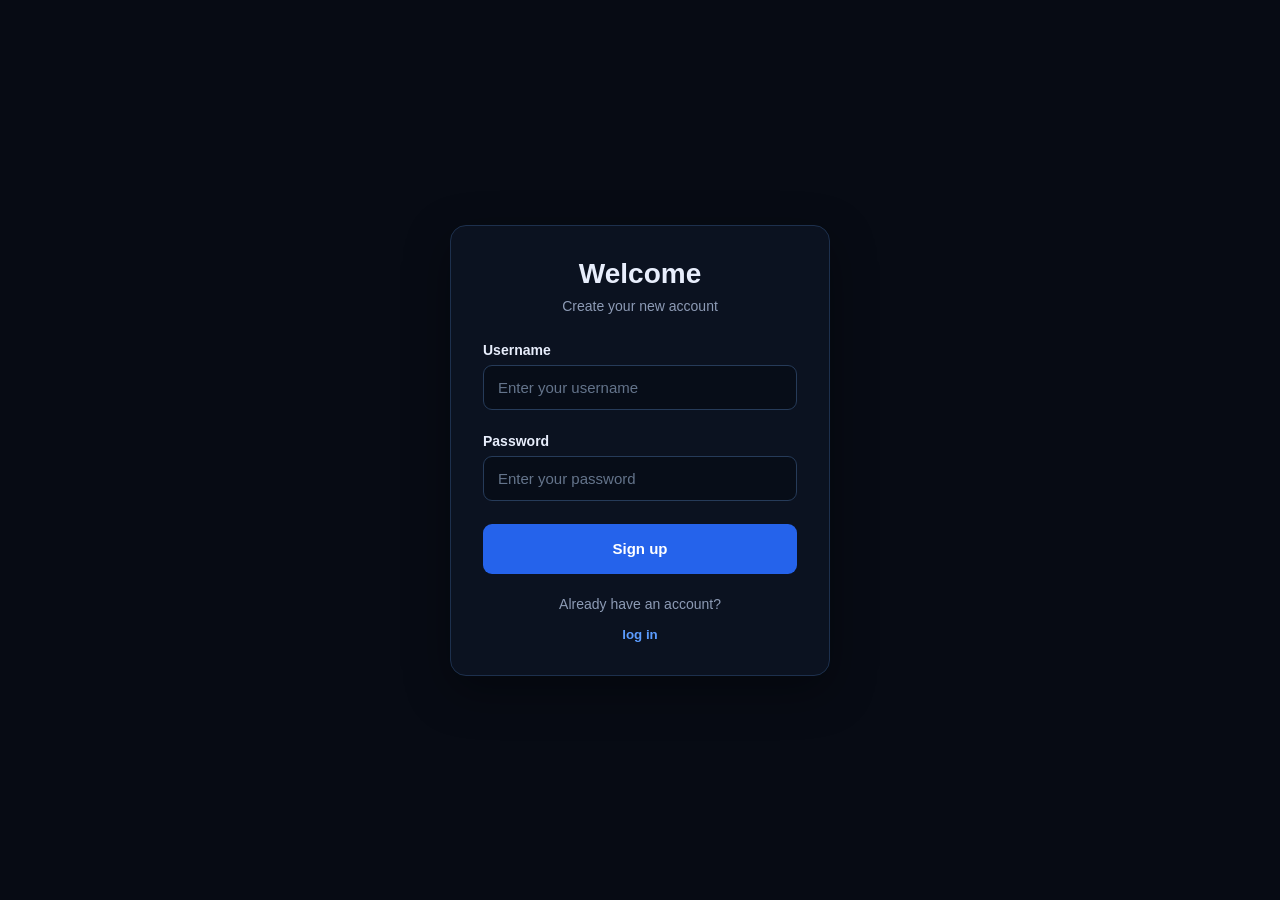
<file: auth.html>
<!-- Version Decleration -->
<!DOCTYPE html>
<html lang = "en">

    <!-- HEAD -->
    <head>
        
        <!-- Meta Data -->
        <meta charset = "UTF-8">
        <meta name = "viewport" content = "width = device-width, initial-scale = 1.0">

        <!-- Title -->
        <title>Login</title>

        <!-- CSS -->
        <link rel = "stylesheet" href = "StyleSheets/Main/auth.css">
        
        <!-- Scripts -->
        <script src = "Scripts/config.js" defer></script>
        <script src = "Scripts/Main/auth.js" defer></script>
    </head>

    <!-- BODY -->
    <body>

        <!-- Container -->
        <main id = "container">
            
            <!-- Box -->
            <section id = "box">

                <!-- Header -->
                <div id = "header">
                    
                    <!-- Heading -->
                    <h1>Welcome</h1>
                    <p>Create your new account</p>
                </div>
                
                <!-- Form -->
                <div id = "loginForm">
                    
                    <!-- Username -->
                    <div class = "input-group">
                        
                        <label for = "username">Username</label>
                        <input
                            type = "text"
                            id = "username"
                            name = "username"
                            placeholder = "Enter your username"
                            autocomplete = "username"
                            required>
                        
                        <!-- Error area -->
                        <div class = "error" id = "username-error"></div>
                    </div>
                    
                    <!-- Password -->
                    <div class = "input-group">
                        
                        <label for = "password">Password</label>
                        <input
                            type = "password"
                            id = "password"
                            name = "password"
                            placeholder = "Enter your password"
                            autocomplete = "current-password"
                            required>
                        
                        <!-- Error Area -->
                        <div class = "error" id = "password-error"></div>
                    </div>
                    
                    <!-- Submit Button -->
                    <button onClick = "sendRequest()" id = "sendBtn">
                        
                        <p>Sign up</p>
                        <div class = "sendingCircle"></div>
                    </button>
                </div>
                
                <!-- Mode change Text -->
                <div id = "toggle-text">
                    <p>Already have an account?</p>
                    
                    <!-- Main button -->
                    <button onClick = "toggleAction()">log in</button>
                </div>
            </section>
        </main>
    </body>
</html>
</file>
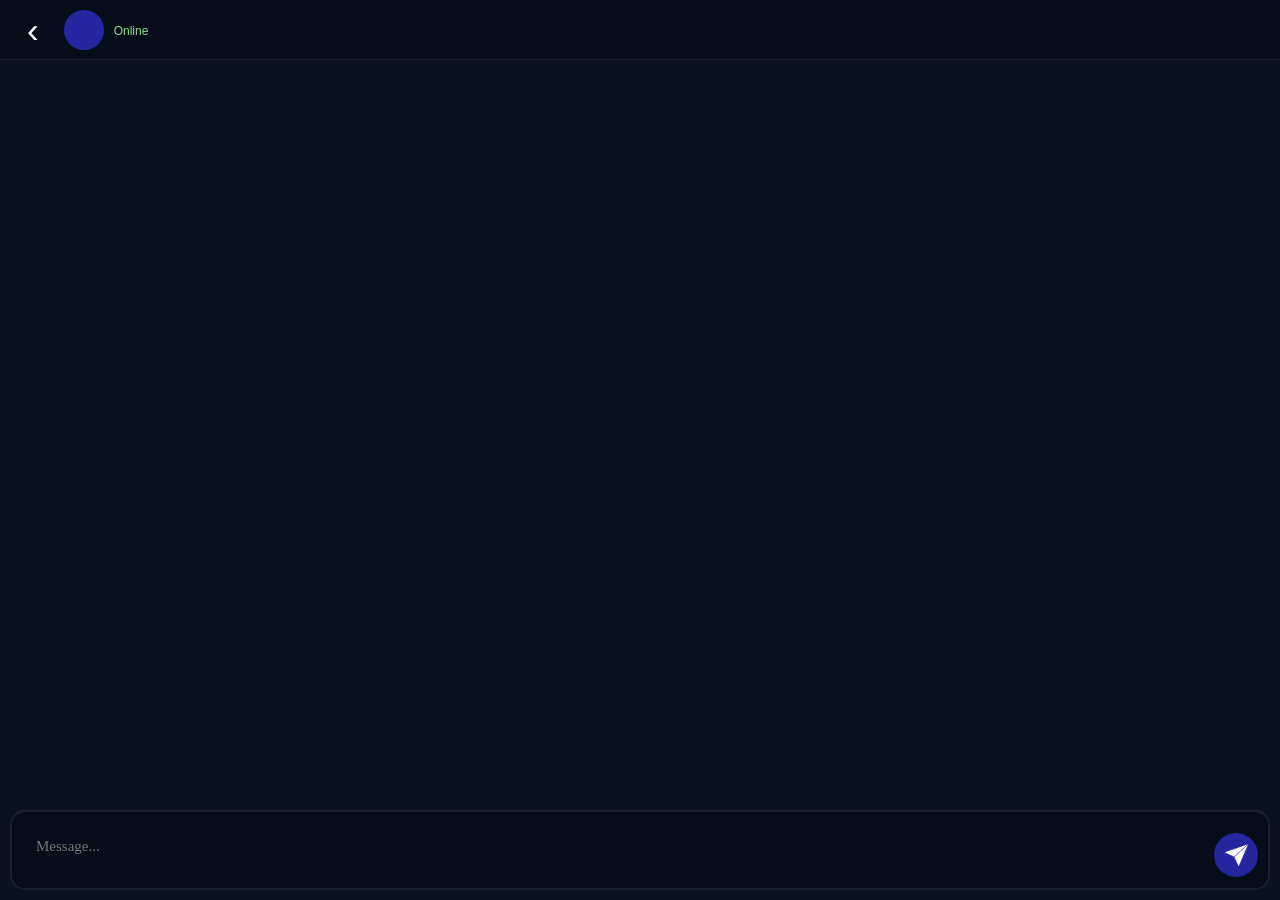
<file: chat.html>
<!DOCTYPE html>
<html lang = "en">
    
    <!-- HEAD -->
    <head>
        
        <!-- Meta Data -->
        <meta charset = "UTF-8">
        <meta name = "viewport" content ="width = device-width, initial-scale = 1.0">
        
        <!-- Title -->
        <title>Sky Chat</title>
        
        <!-- CSS -->
        <link rel = "stylesheet" href = "StyleSheets/Main/chat.css">
        
        <!-- Scripts -->
        <script src = "Scripts/config.js" defer></script>
        <script src="https://cdn.socket.io/4.8.1/socket.io.min.js" defer></script>
        <script src = "Scripts/Functions/socket.js" defer></script>
        <script src = "Scripts/Main/chat.js" defer></script>
    </head>
    
    <!-- BODY -->
    <body>
        
        <!-- Loading Screen -->
        <div id = "loadingScreen">
            <div class = "loadingCircle"></div>
        </div>
        
        <!-- Chat Area -->
        <div id = "chat">

            <!-- Chat Header -->
            <header id = "chat-header">
                <div id = "back">‹</div>

                <div id = "user-info">
                    <div id = "avatar"></div>

                    <div>
                        <div id = "username"></div>
                        <div id = "status">Online</div>
                    </div>
                </div>
            </header>

            <!-- Messages -->
            <main id = "messages">
                <!-- All the Messages will appear here -->
            </main>

            <!-- Message Input -->
            <footer id = "input-area">

                <textarea
                    id = "bar"
                    placeholder = "Message..."
                ></textarea>
                
                <!-- Send Btn -->
                <button id = "send-btn" onClick = "sendMessage()">
                    
                    <!-- Text -->
                    <div id = "text">
                        
                        <svg viewBox="0 0 24 24" aria-hidden="true">
                            
                            <path d="M21.5 3.5L3 10L10.5 13.5L14 21L21.5 3.5Z"/>
                            <path d="M10.5 13.5L21.5 3.5"/>
                        </svg>
                    </div>
                    
                    <!-- Loading Circle -->
                    <div class = "loadingCircle" id = "sendingCircle"></div>
                </button>
            </footer>
        </div>
    </body>
</html>
</file>
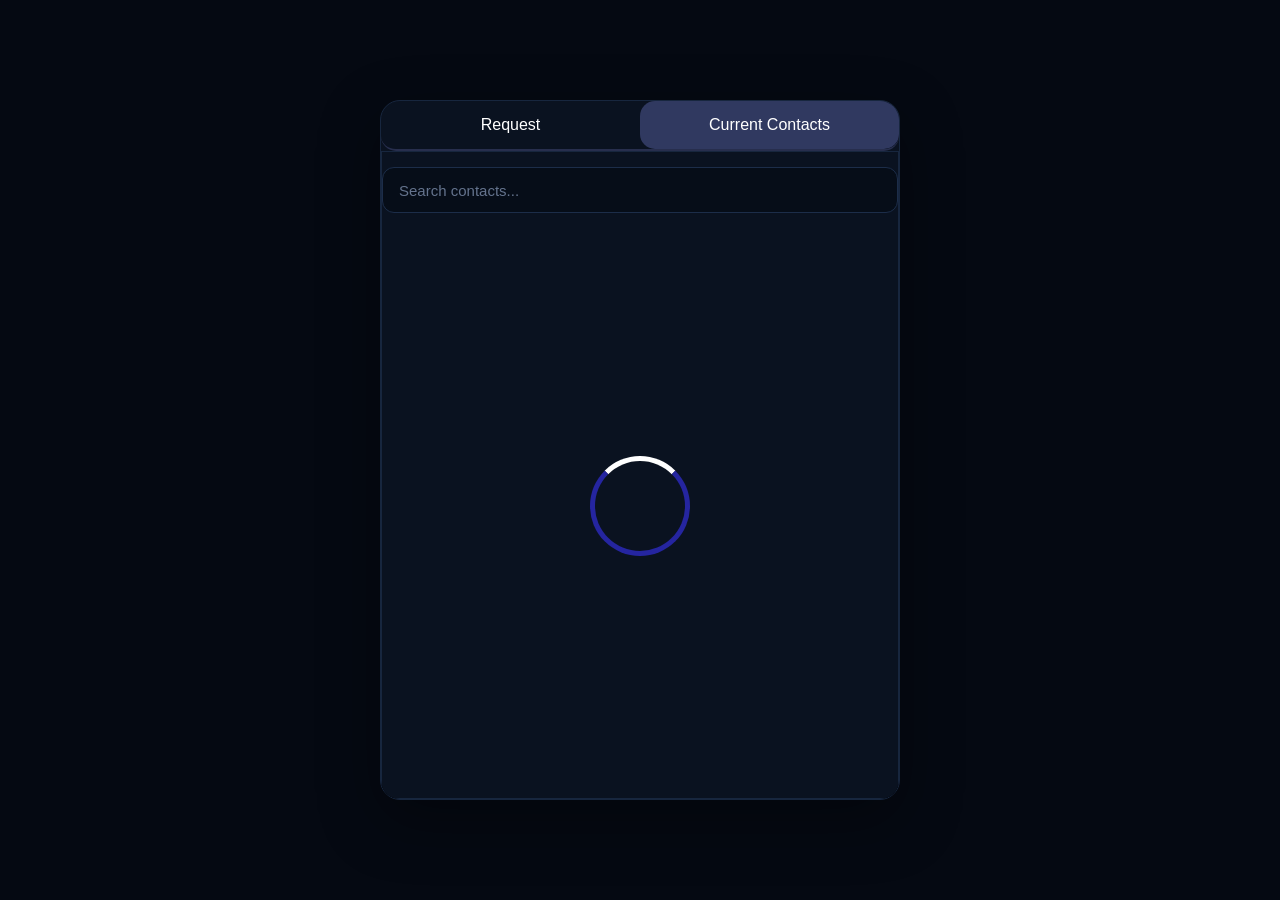
<file: contacts.html>
<!DOCTYPE html>
<html lang = "en">
    
    <!-- HEAD -->
    <head>
        
        <!-- Meta Data -->
        <meta charset = "UTF-8">
        <meta name = "viewport" content = "width = device-width, initial-scale = 1.0">
        
        <!-- Title -->
        <title>Contacts</title>
        
        <!-- Css -->
        <link rel = "stylesheet" href = "StyleSheets/Main/contacts.css">
        
        <!-- Scripts -->
        <script src = "Scripts/config.js" defer></script>
        <script src = "Scripts/Main/contacts.js" defer></script>
    </head>
    
    <!-- BODY -->
    <body>
        
        <!-- Container -->
        <main id = "container">

            <!-- Box -->
            <section id = "box">
 
                <!-- Panel -->
                <div id = "panel">
                    
                    <!-- Animated Background -->
                    <div class = "animated-background"></div>
                    
                    <!-- 1. Request -->
                    <button id = "requests">
                        Request
                    </button>
                    
                    <!-- 2. Contacts -->
                    <button id = "contacts">
                        Current Contacts
                    </button>
                </div>
                
                <!-- Iframe -->
                <iframe id = "page"></iframe>
            </section>
        </main>
    </body>
</html>
</file>
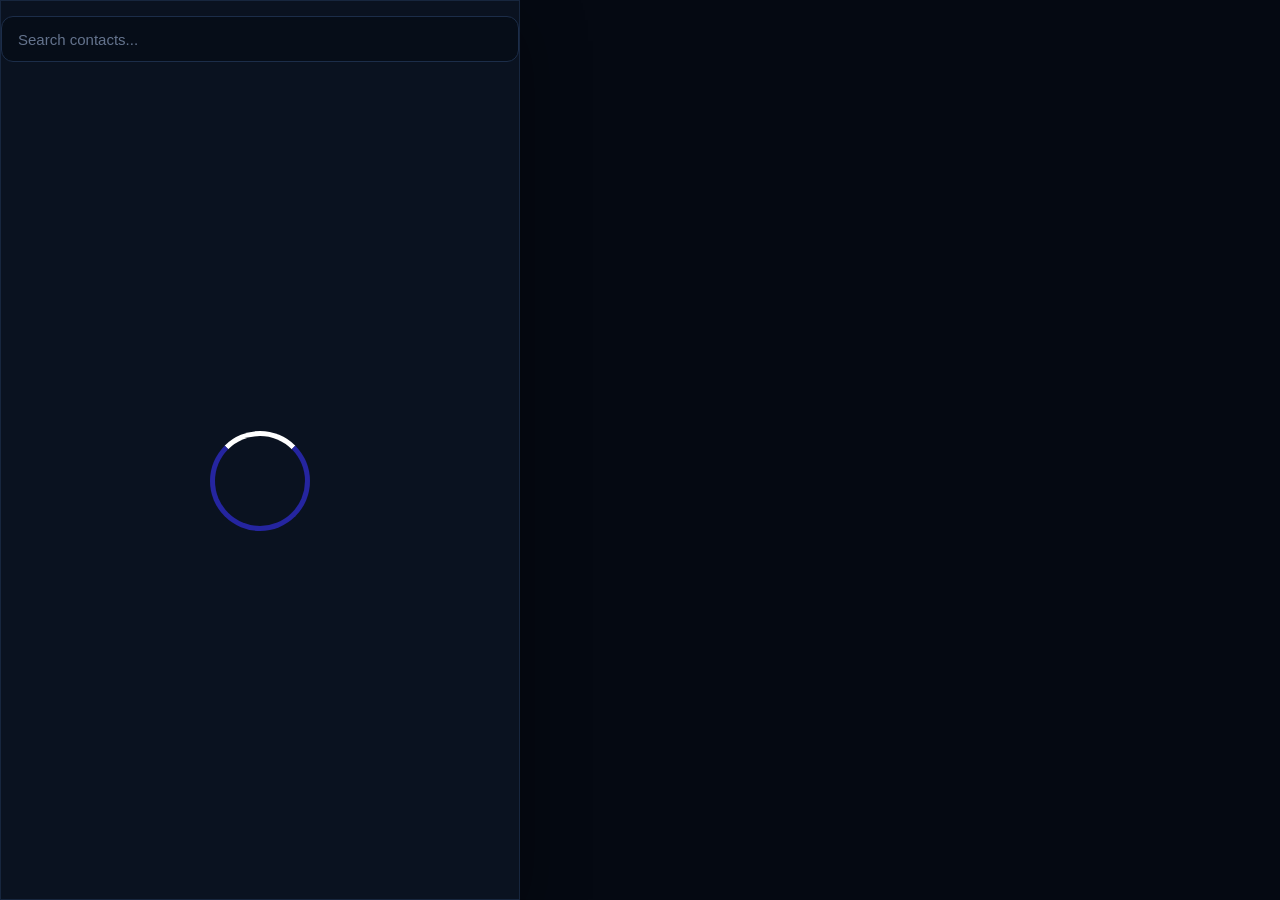
<file: current-contacts.html>
<!DOCTYPE html>
<html lang = "en">
    
    <!-- HEAD -->
    <head>
        
        <!-- Meta Data -->
        <meta charset = "UTF-8">
        <meta name = "viewport" content = "width = device-width, initial-scale = 1.0">
        
        <!-- Title -->
        <title>Contacts</title>
        
        <!-- CSS -->
        <link rel = "stylesheet" href = "StyleSheets/Main/current-contacts.css">
        
        <!-- Script -->
        <script src = "Scripts/config.js" defer></script>
        <script src = "Scripts/Functions/contacts.js" defer></script>
        <script src = "Scripts/Main/current-contacts.js" defer></script>
    </head>
    
    <!-- BODY -->
    <body>
        
        <!-- Container -->
        <main id = "container">
            
            <!-- Box -->
            <div id = "box">
                
                <!-- Search -->
                <div id = "search-container">
                    
                    <!-- Search Bar -->
                    <input
                        id = "search-bar"
                        type = "search"
                        placeholder = "Search contacts..."
                        autocomplete = "off"
                    >
                </div>
                
                <!-- Loading Screen -->
                <div id = "loadingScreen">
                    <div class = "loadingCircle"></div>
                </div>
                
                <!-- Main Content -->
                <div id = "main-content">
                    
                    <!-- Contacts -->
                    <section id = "contacts-list"></section>

                    <!-- Empty State -->
                    <div id = "empty-state">
                        <div id = "empty-icon">
                            👥
                        </div>
                        <h2>No contacts</h2>
                        <p>Your contacts will appear here.</p>
                    </div>
                </div>
            </div>
        </main>
    </body>
</html>
</file>
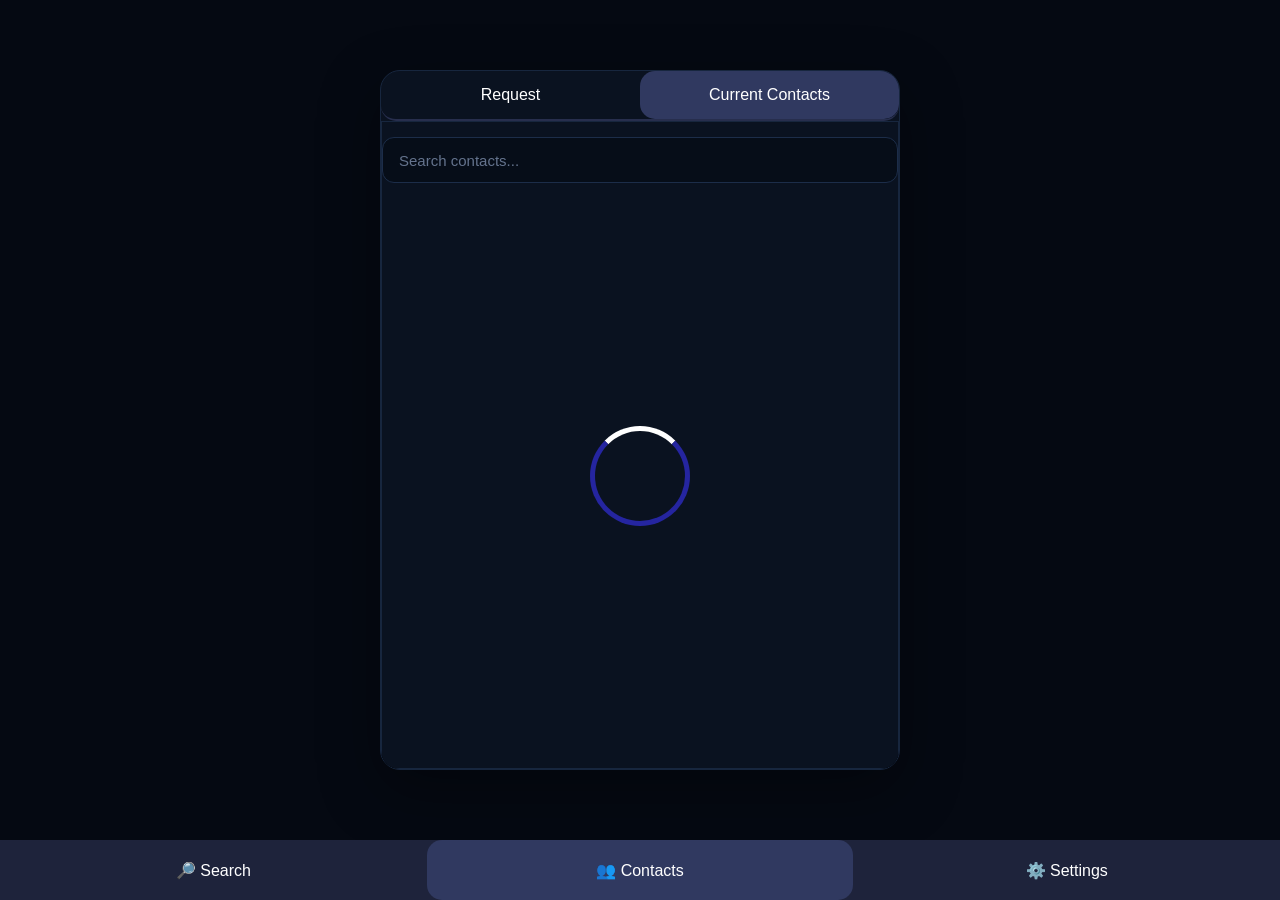
<file: panel.html>
<!-- Version Decleration -->
<!DOCTYPE html>
<html lang = "en">
    
    <!-- HEAD -->
    <head>
        
        <!-- Meta Data -->
        <meta charset = "UTF-8">
        <meta name = "viewport" content = "width = device-width, initial-scale = 1.0">
        
        <!-- Title -->
        <title>Sky Chat</title>
        
        <!-- CSS -->
        <link rel = "stylesheet" href = "StyleSheets/Main/panel.css">
        
        <!-- Script -->
        <script src = "Scripts/Main/panel.js" defer></script>
    </head>
    
    <!-- BODY -->
    <body>

        <!-- Main Website area -->
        <iframe
            id = "page">
        </iframe>

        <!-- Persistent navigation panel -->
        <div id = "panel">
            
            <!-- Animated Background -->
            <div class = "animated-background"></div>
            
            <!-- 1. Search Button -->
            <button onclick = "openSearch()" id = "search-btn">
                🔎 Search
            </button>
            
            <!-- 2. Contacts Button -->
            <button onclick = "openContacts()" id = "contacts-btn">
                👥 Contacts
            </button>
            
            <button id = "settings-btn">
                ⚙️ Settings
            </button>
        </div>
    </body>
</html>
</file>
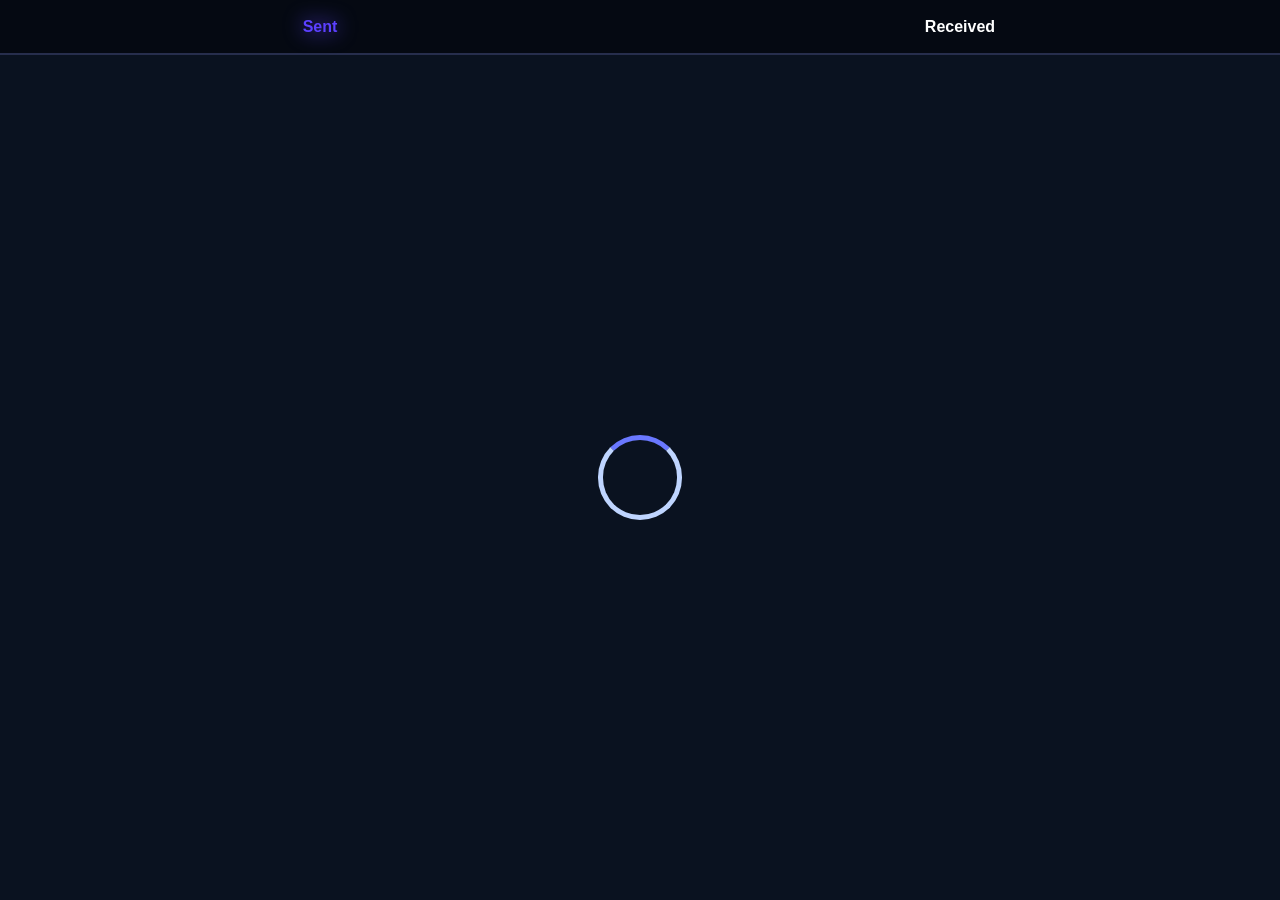
<file: requests.html>
<!DOCTYPE html>
<html lang = "en">
    
    <!-- HEAD -->
    <head>
        
        <!-- Meta Data -->
        <meta charset = "UTF-8">
        <meta name = "viewport" content = "width = device-width, initial-scale = 1.0">
        
        <!-- Title -->
        <title>Requests</title>
        
        <!-- Css -->
        <link rel = "stylesheet" href = "StyleSheets/Functions/main.css">
        <link rel = "stylesheet" href = "StyleSheets/Main/requests.css">
        
        <!-- Scripts -->
        <script src = "Scripts/config.js" defer></script>
        <script src = "Scripts/Functions/main.js" defer></script>
        <script src = "Scripts/Functions/requests.js" defer></script>
        <script src = "Scripts/Main/requests.js" defer></script>
    </head>
    
    <!-- BODY -->
    <body>
        
        <!-- Container -->
        <section id = "container">
            
            <!-- Panel -->
            <div id = "panel">
                
                <!-- Sent Requests Btn-->
                <button id = "sent" class = "active">
                    Sent
                </button>
                
                <!-- Received Requests Btn -->
                <button id = "received">
                    Received
                </button>
            </div>
            
            <!-- Viweport -->
            <div id = "viewport">
                
                <!-- Loading Circle -->
                <div id = "loading-screen">
                    <div class = "loading-circle"></div>
                </div>
                
                <!-- Slider -->
                <div id = "slider">
                    
                    <!-- Sent Requests -->
                    <div class = "panel" id = "sent">
                            
                        <!-- Main Box -->
                        <div class = "box"></div>
                        
                        <!-- Empty State -->
                        <div class = "empty-state">
                            <div id = "empty-icon">
                                👥
                            </div>
                            <h2>No Request Sent</h2>
                        </div>
                    </div>
                    
                    <!-- Received Requests -->
                    <div class = "panel" id = "received">
                        
                        <!-- Main Box -->
                        <div class = "box"></div>
                        
                        <!-- Empty State -->
                        <div class = "empty-state">
                            <div id = "empty-icon">
                                👥
                            </div>
                            <h2>No Request Received</h2>
                        </div>
                    </div>
                </div>
            </div>
        </section>
    </body>
</html>
</file>
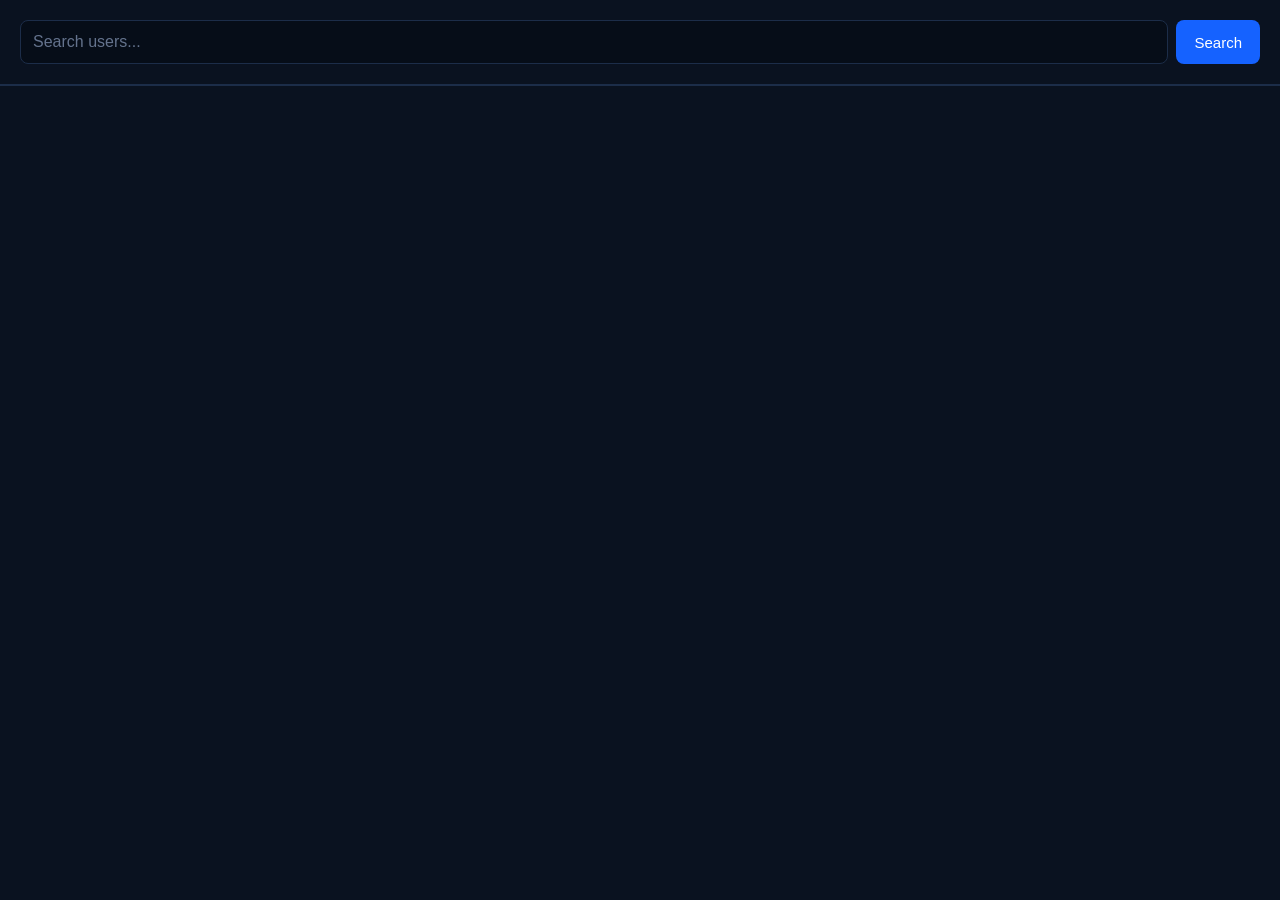
<file: search.html>
<!DOCTYPE html>
<html lang = "en">
    
    <!-- HEAD -->
    <head>
        
        <!-- Meta Data -->
        <meta charset = "UTF-8">
        <meta name = "viewport" content = "width = device-width, initial-scale = 1.0">
        
        <!-- Title -->
        <title>Search</title>
        
        <!-- CSS -->
        <link rel = "stylesheet" href = "StyleSheets/Functions/main.css">
        <link rel = "stylesheet" href = "StyleSheets/Main/search.css">
        
        <!-- Scripts -->
        <script src = "Scripts/config.js" defer></script>
        <script src = "Scripts/Functions/main.js" defer></script>
        <script src = "Scripts/Functions/requests.js" defer></script>
        <script src = "Scripts/Main/search.js" defer></script>
    </head>
    
    <!-- BODY -->
    <body>
        
        <!-- Main Search Area -->
        <div id = "search-area">
            
            <!-- Search Bar -->
            <input
                type = "search"
                id = "search-bar"
                placeholder = "Search users..."
            >
            
            <!-- Search Btn -->
            <button
            id = "search-btn"
            onClick = "search()"
            >
                <div id = "text">Search</div>
                <div class = "loading-circle"></div>
            </button>
        </div>
        
        <!-- Results -->
        <div id = "results">
            <!-- Search results will appear here -->
        </div>
    </body>
</html>
</file>
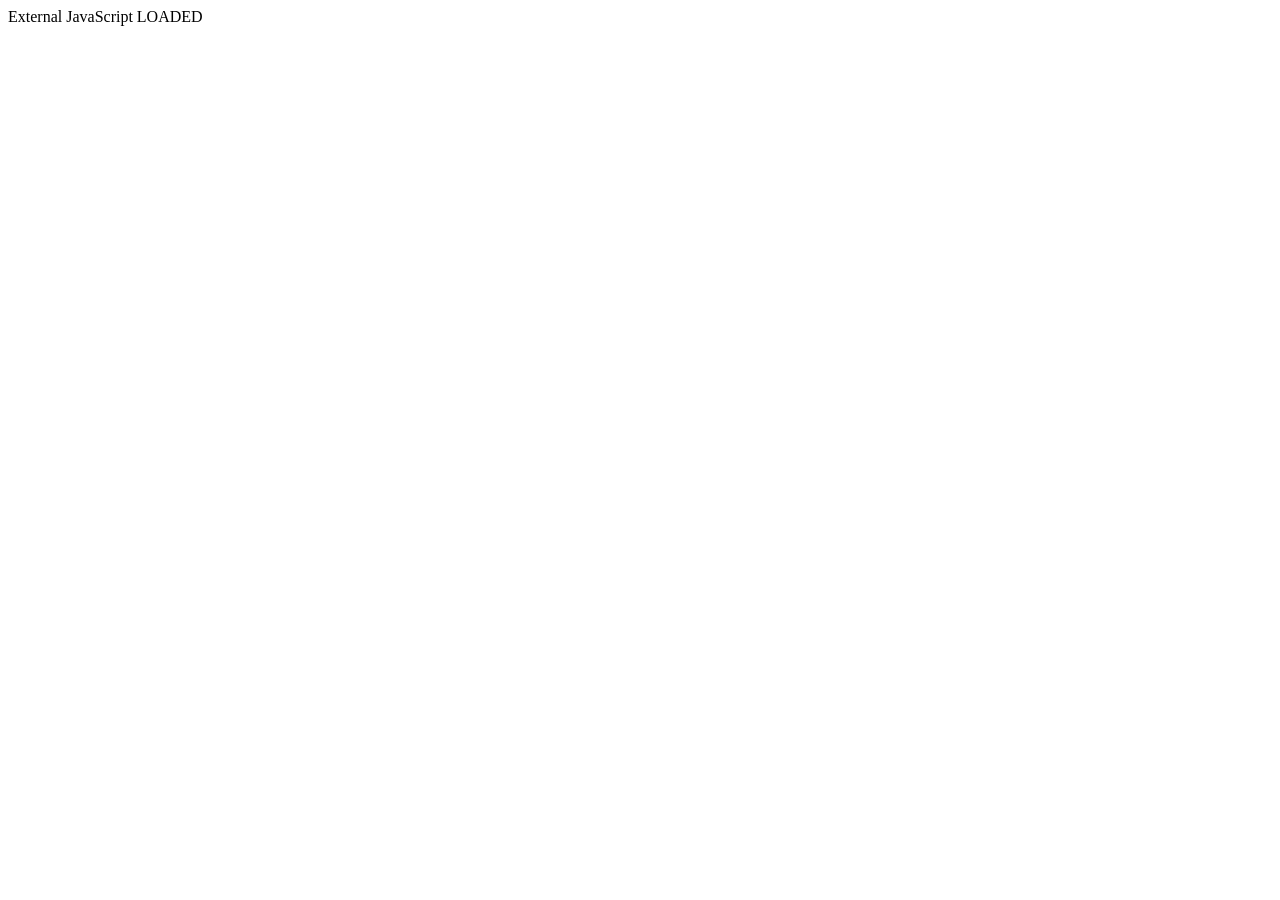
<file: test.html>
<!DOCTYPE html>
<html>

<head>
    <title>Sky Chat Test</title>
</head>

<body>

    <div id="message">HTML works</div>

    <script>
        document.getElementById("message").textContent =
            "Inline JavaScript works";

        const script = document.createElement("script");

        script.src = "Scripts/Main/index.js?v=99999";

        script.onload = function(){
            document.getElementById("message").textContent =
                "External JavaScript LOADED";
        };

        script.onerror = function(){
            document.getElementById("message").textContent =
                "External JavaScript FAILED";
        };

        document.body.appendChild(script);
    </script>

</body>

</html>
</file>
<file: StyleSheets/Main/auth.css>
* {
    box-sizing: border-box;
}

body {
    margin: 0;
    min-height: 100vh;

    font-family: Arial, sans-serif;

    background: #070b14;
    color: #e8eefc;
    
    user-select: none;
}

#loadingScreen{
    display: none;
}

#container {
    min-height: 100vh;

    display: flex;
    justify-content: center;
    align-items: center;

    padding: 20px;
}

#container #box {
    width: 100%;
    max-width: 380px;

    padding: 32px;

    background: #0b1220;

    border: 1px solid #1d304d;
    border-radius: 16px;

    box-shadow: 0 15px 45px rgba(0, 0, 0, 0.35);
}

#container #box #header {
    text-align: center;
    margin-bottom: 28px;
}

#container #box #header h1 {
    margin: 0 0 8px;
    font-size: 28px;
}

#container #box #header p {
    margin: 0;
    color: #8d9bb5;
    font-size: 14px;
}

#container #box #loginForm .input-group {
    margin-bottom: 18px;
}

#container #box #loginForm .input-group label {
    display: block;

    margin-bottom: 7px;

    font-size: 14px;
    font-weight: 600;
}

#container #box #loginForm .input-group input {
    width: 100%;

    padding: 13px 14px;

    background: #070d18;
    color: #e8eefc;

    border: 1px solid #263b59;
    border-radius: 9px;

    outline: none;

    font-size: 15px;

    transition: border-color 0.2s, box-shadow 0.2s;
}

#container #box #loginForm .input-group input::placeholder {
    color: #64748b;
}

#container #box #loginForm .input-group input:focus {
    border-color: #4d8cff;

    box-shadow: 0 0 0 3px rgba(77, 140, 255, 0.12);
}

#container #box #loginForm .input-group .error{
    color: red;
    
    display: flex;
    justify-content: flex-end;
    
    margin-top: 5px;
}

#container #box #loginForm #sendBtn {
    width: 100%;
    height: 50px;

    display: flex;
    justify-content: center;
    align-items: center;

    margin-top: 5px;

    border: none;
    border-radius: 9px;

    background: #2563eb;
    color: white;

    font-size: 15px;
    font-weight: 600;

    cursor: none;

    transition: background 0.2s, transform 0.1s;
}

#container #box #loginForm #sendBtn:hover {
    background: #1d4ed8;
}

#container #box #loginForm #sendBtn:active {
    transform: scale(0.98);
}

#container #box #loginForm #sendBtn div{
    display: none;
}

#container #box #toggle-text {
    margin: 22px 0 0;

    text-align: center;

    color: #8d9bb5;

    font-size: 14px;
}

#container #box #toggle-text button{
    color: #5b9cff;
    background: none;
    
    border: none;

    text-decoration: none;

    font-weight: 600;
}

#container #box #toggle-text button:active{
    text-decoration: underline;
}

@media (max-width: 450px) {

    #container {
        padding: 15px;
    }

    #box {
        padding: 25px 20px;
    }

    #container #box #header h1 {
        font-size: 24px;
    }
}

.sendingCircle{
    height: 70%;
    aspect-ratio: 1/1;
    
    border: 3px solid #bfd5ff;
    border-top-color: #6a78ff;
    border-radius: 50%;
    
    animation: spin 1s linear infinite;
}

@keyframes spin{
    
    from{
        transform: rotate(0deg);
    }
    to{
        transform: rotate(360deg);
    }
}
</file>
<file: StyleSheets/Main/chat.css>
.loadingCircle{
    height: 80%;
    aspect-ratio: 1/1;
    
    border: 5px solid #2525a0;
    border-top-color: white;
    border-radius: 50%;
    
    animation: spin 1s linear infinite;
}

@keyframes spin{
    
    from{
        transform: rotate(0deg);
    }
    to{
        transform: rotate(360deg);
    }
}

* {
    box-sizing: border-box;
}

html,
body {
    margin: 0;
    height: 100%;
    width: 100%;
}

body {
    background: #0a1220;
    color: white;
    font-family: Arial, sans-serif;
    user-select: none;
}

#loadingScreen{
    width: 100%;
    height: 100%;
    
    display: none;
    justify-content: center;
    align-items: center;
}

#loadingScreen .loadingCircle{
    width: 100px;
    height: 100px;
}

#chat {
    height: 100%;
    display: flex;
    flex-direction: column;
}

#chat #chat-header {
    height: 60px;
    flex-shrink: 0;

    display: flex;
    align-items: center;

    padding: 8px 12px;

    background: #060d18;
    border-bottom: 1px solid #222;
}

#chat #chat-header #back {
    font-size: 35px;
    
    margin-right: 10px;
    padding: 0 15px;
    
    cursor: pointer;
}

#chat #chat-header #user-info {
    display: flex;
    align-items: center;
    gap: 10px;
}

#chat #chat-header #user-info #avatar {
    width: 40px;
    height: 40px;

    border-radius: 50%;

    display: flex;
    align-items: center;
    justify-content: center;

    background: #2525a0;
    font-weight: bold;
}
/*  */
#chat #chat-header #user-info #username {
    font-size: 16px;
    font-weight: bold;
}

#chat #chat-header #user-info #status {
    margin-top: 3px;
    font-size: 12px;
    color: #8ee08e;
}

#chat #messages {
    flex: 1;

    overflow-y: auto;

    padding: 15px;

    display: flex;
    flex-direction: column;
    gap: 8px;
}

#chat #messages .message {
    display: flex;
}

#chat #messages .received {
    justify-content: flex-start;
}

#chat #messages .sent {
    justify-content: flex-end;
}

#chat #messages .error{
    justify-content: center;
}

#chat #messages .bubble {
    max-width: 75%;

    padding: 9px 13px;

    border-radius: 15px;

    font-size: 15px;
    line-height: 1.4;
}

#chat #messages .received .bubble {
    background: #2f2f2f;
    border-bottom-left-radius: 4px;
}

#chat #messages .sent .bubble {
    background: #4740ff;
    border-bottom-right-radius: 4px;
}

#chat #messages .error .bubble{
    background: transparent;
    color: red;
    
    font-family: arial;
    font-weight: 900;
    font-size: 12px;
}

#chat #input-area {
    min-height: 60px;
    flex-shrink: 0;

    display: flex;
    align-items: center;
    gap: 8px;

    padding: 15px 10px 5px 10px;
    margin: 10px;

    background: #060d18;
    
    border: 2px solid #191e32;
    border-radius: 15px;
}

#chat #input-area #bar {
    flex: 1;
    resize: none;

    min-width: 0;
    max-height: 150px;

    padding: 11px 14px;

    border: none;
    border-radius: 20px;

    outline: none;
    overflow-x: hidden;
    overflow-y: auto;

    background: none;
    color: white;

    font-size: 15px;
    font-family: "JetBrain Mono";
}

#chat #input-area #message-input::placeholder {
    color: #888;
}

#chat #input-area #send-btn {
    width: 44px;
    height: 44px;

    border: none;
    border-radius: 50%;

    background: #2525a0;
    color: white;

    font-size: 19px;

    cursor: pointer;
    
    display: flex;
    justify-content: center;
    align-items: center;
}

#chat #input-area #send-btn:active {
    transform: scale(0.92);
}

#chat #input-area #send-btn #text{
    width: 100%;
    height: 100%;
    
    display: flex;
    justify-content: center;
    align-items: center;
}

#chat #input-area #send-btn #text svg{
    width: 100%;
    height: 100%;
    fill: currentColor;
    stroke: #2525a0;
    stroke-width: 0.5;
    stroke-linejoin: round;
}

#chat #input-area #send-btn #sendingCircle{
    display: none;
}
</file>
<file: StyleSheets/Main/contacts.css>
* {
    box-sizing: border-box;
    margin: 0;
    padding: 0;
}

body {
    min-height: 100vh;

    background: #050912;
    color: #edf2ff;

    font-family:
        Arial,
        Helvetica,
        sans-serif;
    
    user-select: none;
}

#container {
    width: 100%;
    min-height: 100vh;

    display: flex;
    justify-content: center;
    align-items: center;

    padding: 20px;
}

#container #box {
    width: 100%;
    max-width: 520px;
    height: 700px;

    display: flex;
    flex-direction: column;

    background: #0a1220;

    border: 1px solid #17263e;
    border-radius: 20px;

    overflow: hidden;

    box-shadow: 0 20px 60px rgba(0, 0, 0, 0.35);
}

#container #box #header {
    min-height: 85px;

    display: flex;
    align-items: center;
    justify-content: space-between;

    padding: 20px 24px;

    border-bottom: 1px solid #17263e;
}

#container #box #header h1 {
    font-size: 28px;
    font-weight: 700;
}


#container #box #header #contact-count {
    margin-top: 5px;
    color: #7f8da8;
    font-size: 14px;
}

#container #box #panel{
    border-bottom: 2px solid #272e4d;
    border-bottom-left-radius: 15px;
    border-bottom-right-radius: 15px;
    
    width: 100%;
    display: flex;
    position: relative;
    overflow: hidden;
    padding: 0;
}

#container #box #panel button{
    color: white;
    background: transparent;
    
    position: relative;
    z-index: 2;
    
    flex: 1;
    border: none;
    font-size: 16px;
    padding: 15px 0;
    cursor: none;
}

#container #box #panel .animated-background{
    position: absolute;
    z-index: 1;
    
    top: 0%;
    left: 50%;
    width: 50%;
    height: 100%;
    
    transition: left 0.3s ease;
    
    background: #303960;
    border-radius: 15px; 
}

#container #box #search-container {
    padding: 16px 20px;
}

#container #box #page{
    flex: 1;
    width: 100%;
    min-height: 0;
    
    border: none;
    background: black;
}

@media (max-width: 600px) {

    #container {
        padding: 0;
        align-items: stretch;
    }


    #container #box{
        max-width: none;
        height: 100vh;

        border: none;
        border-radius: 0;
    }
}
</file>
<file: StyleSheets/Main/current-contacts.css>
.loadingCircle{
    height: 80%;
    aspect-ratio: 1/1;
    
    border: 5px solid #2525a0;
    border-top-color: white;
    border-radius: 50%;
    
    animation: spin 1s linear infinite;
}

@keyframes spin{
    
    from{
        transform: rotate(0deg);
    }
    to{
        transform: rotate(360deg);
    }
}

* {
    box-sizing: border-box;
    margin: 0;
    padding: 0;
}

html, body{
    margin: 0;
    width: 100%;
    height: 100%;
}

body {
    height: 100%;
    
    background: #050912;
    color: #edf2ff;

    font-family:
        Arial,
        Helvetica,
        sans-serif;
    
    user-select: none;
    
    display: flex;
}

#container {
    width: 100%;
    flex: 1;

    display: flex;
}

#container #box {
    width: 100%;
    max-width: 520px;
    flex: 1;

    display: flex;
    flex-direction: column;

    background: #0a1220;

    border: 1px solid #17263e;
    
    overflow: hidden;

    box-shadow: 0 20px 60px rgba(0, 0, 0, 0.35);
}

#container #box #search-container #search-bar {
    width: 100%;
    height: 46px;

    padding: 0 16px;
    margin-top: 15px;

    border: 1px solid #1c2d49;
    border-radius: 12px;

    outline: none;
    background: #060d18;
    color: #edf2ff;

    font-size: 15px;
}

#container #box #search-container #search-bar::placeholder {
    color: #64738d;
}

#container #box #search-container #search-bar:focus {
    border-color: #4567d8;
}

#container #box #loadingScreen{
    width: 100%;
    flex: 1;
    
    display: flex;
    justify-content: center;
    align-items: center;
}

#container #box #loadingScreen .loadingCircle{
    width: 100px;
    height: 100px;
}

#container #box #main-content{
    display: none;
    flex: 1;
}

#container #box #main-content #contacts-list {
    display: none;
    flex: 1;
    overflow-y: auto;
    padding: 4px 10px 15px;
}

#container #box #main-content #contacts-list::-webkit-scrollbar {
    width: 6px;
}

#container #box #main-content #contacts-list::-webkit-scrollbar-track {
    background: transparent;
}

#container #box #main-content #contacts-list::-webkit-scrollbar-thumb {
    background: #243452;
    border-radius: 10px;
}

#container #box #main-content #contacts-list .contact {
    width: 100%;
    min-height: 72px;

    display: flex;
    align-items: center;
    gap: 14px;

    padding: 10px 14px;

    border: none;
    border-radius: 12px;

    background: transparent;
    color: inherit;

    text-align: left;
    cursor: pointer;
}

#container #box #main-content #contacts-list .contact:hover {
    background: #101c2e;
}

#container #box #main-content #contacts-list .contact-avatar {
    width: 48px;
    height: 48px;

    flex-shrink: 0;
    display: flex;
    align-items: center;
    justify-content: center;

    border-radius: 50%;

    background: #263b72;
    color: #dce5ff;

    font-size: 19px;
    font-weight: 700;
}

#container #box #main-content #contacts-list .contact-info {
    min-width: 0;
}

#container #box #main-content #contacts-list .contact-info h2 {
    font-size: 16px;
    font-weight: 600;

    white-space: nowrap;
    overflow: hidden;
    text-overflow: ellipsis;
}

#container #box #main-content #contacts-list .contact-info p {
    margin-top: 5px;
    color: #71809a;
    font-size: 13px;
}

#container #box #main-content #empty-state {
    width: 100%;
    flex: 1;
    
    display: flex;
    flex-direction: column;
    align-items: center;
    justify-content: flex-end;

    padding: 30px;
    text-align: center;
    bottom: 0;
}

#container #box #main-content #empty-state #empty-icon {
    width: 70px;
    height: 70px;

    display: flex;
    align-items: center;
    justify-content: center;

    margin-bottom: 18px;

    border-radius: 50%;

    background: #101b2c;

    font-size: 30px;
}

#container #box #main-content #empty-state h2 {
    font-size: 19px;
}

#container #box #main-content #empty-state p {
    margin-top: 8px;
    color: #687792;
    font-size: 14px;
}
</file>
<file: StyleSheets/Main/panel.css>
html, body{
    margin: 0;
    height: 100%;
}

body{
    height: 100%;
    display: flex;
    flex-direction: column;
    user-select: none;
}

#page{
    flex: 1;
    min-height: 0;
    width: 100%;
    
    border: none;
    background: black;
}

#panel{
    width: 100%;
    height: 60px;
    
    background: #1e233b;
    display: flex;
    position: relative;
    overflow: hidden;
    padding: 0;
}

#panel .animated-background{
    position: absolute;
    z-index: 1;
    
    top: 0%;
    left: 50%;
    width: 50%;
    height: 100%;
    
    transition: left 0.3s ease;
    
    background: #303960;
    border-radius: 15px; 
}


#panel button{
    position: relative;
    z-index: 2;
    
    flex: 1;
    border: none;
    font-size: 16px;
    
    background: transparent;
    color: white;
}
</file>
<file: StyleSheets/Functions/main.css>
*{
    box-sizing: border-box;
    margin: 0;
    padding: 0;
}

#bottom-panel{
    position: fixed;
    left: 0;
    bottom: 0;
    
    display: flex;
    flex-direction: column;
    align-items: center;
    gap: 20px;
    
    width: 100%;
    min-height: 300px;
    
    background: #050912;
    color: white;
    
    transform: translateY(100%);
    transition: transform 0.5s ease;
}
#bottom-panel.show{
    transform: translateY(0px);
}
#bottom-panel h2{
    margin-top: 20px;
}
#bottom-panel #buttons{
    display: flex;
    gap: 10px;
    
    width: 100%;
}
#bottom-panel #buttons button{
    flex: 1;
    padding: 20px;
    
    border: none;
    border-radius: 15px;
}
#bottom-panel #buttons button:active{
    transform: scale(0.9);
    transition: transform 0.2s ease;
}

.button{
    display: flex;
    justify-content: center;
    align-items: center;
    
    color: white;
    background: #5c40ff;
    
    border: none;
    border-radius: 15px;
    
    padding: 10px;
}
.button:active{
    transform: scale(0.9);
    transition: transform 0.2s ease;
}

#loading-screen{
    display: flex;
    justify-content: center;
    align-items: center;
    
    width: 100%;
    height: 100%;
    
}
.loading-circle{
    height: 90%;
    aspect-ratio: 1/1;
    
    border: 3px solid #bfd5ff;
    border-top-color: #6a78ff;
    border-radius: 50%;
    
    animation: spin 1s linear infinite;
}
@keyframes spin{
    
    from{
        transform: rotate(0deg);
    }
    to{
        transform: rotate(360deg);
    }
}
</file>
<file: StyleSheets/Main/requests.css>
*{
    box-sizing: border-box;
    margin: 0;
    padding: 0;
}

html, body{
    margin: 0;
    width: 100%;
    height: 100%;
}

body{
    background: #0a1220;
    user-select: none;
}

#container{
    width: 100%;
    height: 100%;
    overflow: hidden;
}

#container #panel{
    position: relative;
    
    width: 100%;
    height: 55px;
    
    border-bottom: 2px solid #272e4d;
    display: flex;
    background: #050912;
}

#container #panel button{
    position: relative;
    z-index: 2;
    
    font-size: 16px;
    font-weight: 600;
    
    background: transparent;
    color: white;
    
    flex: 1;
    border: none;
    cursor: none;
}

#container #panel .active{
    color: #5c40ff;
    filter: drop-shadow(0 0 10px #5c40ff);
}

#container #viewport{
    width: 100%;
    height: calc(100% - 55px);
    overflow: hidden;
}

#container #viewport #loading-screen .loading-circle{
    height: 10%;
    border: 5px solid #bfd5ff;
    border-top-color: #6a78ff;
}

#container #viewport #slider{
    width: 200%;
    height: 100%;
    
    display: none; /* flex */
    
    transform: translateX(0);
    transition: transform 0.35s ease;
}

#container #viewport #slider .panel{
    width: 50%;
    height: 100%;
    
    padding: 20px;
    flex-shrink: 0;
    
    overflow-y: auto;
    box-sizing: border-box;
    
    color: white;
    display: flex;
}

#container #viewport #slider .panel .box{
    width: 100%;
    display: none;
    
    margin: 0;
    padding: 0;
}

#container #viewport #slider .panel .box .request{
    display: flex;
    justify-content: space-between;
    align-items: center;
    
    padding: 10px;
    margin: 5px 0;
    
    width: 100%;
}

#container #viewport #slider .panel .box .request #left-div{
    font-size: 16px;
}

#container #viewport #slider .panel .box .request #btns-div{
    display: flex;
    justify-content: space-between;
    align-items: center;
    gap: 10px;
    
    height: 100%;
}

#container #viewport #slider .panel .box .request #btns-div button{
    display: flex;
    justify-content: center;
    align-items: center;
    
    border: none;
    border-radius: 10px;
    
    background: #37337b;
    color: white;
    
    min-width: 70px;
    padding: 6px;
    font-size: 12px;
}

#container #viewport #slider .panel .box .request #btns-div button:active{
    transform: scale(0.9);
    transition: transform 0.25s ease;
}

#container #viewport #slider .panel .box .request #btns-div #accept-btn{
    background: #5c40ff;
}

#container #viewport #slider .panel .empty-state{
    display: flex;
    flex-direction: column;
    justify-content: flex-end;
    align-items: center;
    
    width: 100%;
    text-align: center;
    flex: 1;
    padding: 50px;
}

#container #viewport #slider .panel .empty-state #empty-icon{
    width: 70px;
    height: 70px;
    
    display: flex;
    justify-content: center;
    align-items: center;
    
    border-radius: 50%;
    
    background: #101b2c;
    
    margin-bottom: 10px;
    
    font-size: 30px;
}
</file>
<file: StyleSheets/Main/search.css>
html, body{
    width: 100%;
    height: 100%;
    margin: 0;
}

body{
    padding: 0;
    
    box-sizing: border-box;

    font-family: Arial, sans-serif;

    background: #0a1220;
    
    display: flex;
    flex-direction: column;
    
    overflow: hidden;
    
    user-select: none;
}

#search-area {
    padding: 20px;
    
    display: flex;
    flex-shrink: 0;
    gap: 8px;
    
    border-bottom: 2px solid #1c2d49;
}

#search-area #search-bar{
    flex: 1;

    padding: 12px;

    border: 1px solid #1c2d49;
    border-radius: 8px;

    font-size: 16px;

    outline: none;
    
    background: #060d18;
    color: #edf2ff;
}

#search-area #search-bar:focus {
    border-color: #4567d8;
}

#search-area #search-bar::placeholder{
    color: #64738d;
}

#search-area #search-btn {
    padding: 12px 18px;

    border: none;
    border-radius: 8px;

    background: #1562ff;
    color: white;

    font-size: 15px;

    cursor: pointer;
    
    min-height: 0;
}

#search-area #search-btn .loading-circle{
    display: none;
}

#results {
    margin-top: 15px;
    
    overflow-y: auto;
    
    min-height: 0;
    height: 0;
    flex: 1;
}

#results .result {
    background: transparent;
    color: white;
 
    height: 50px;
    
    padding: 5px 15px;
    
    display: flex;
    flex-direction: row;
    justify-content: space-between;
    align-items: center;
}

#results .result div{
    flex: 1;
}

#results .result #btnsDiv{
    display: flex;
    justify-content: flex-end;
    gap: 10px;
}

.button{
    border-radius: 10px;
}
</file>
